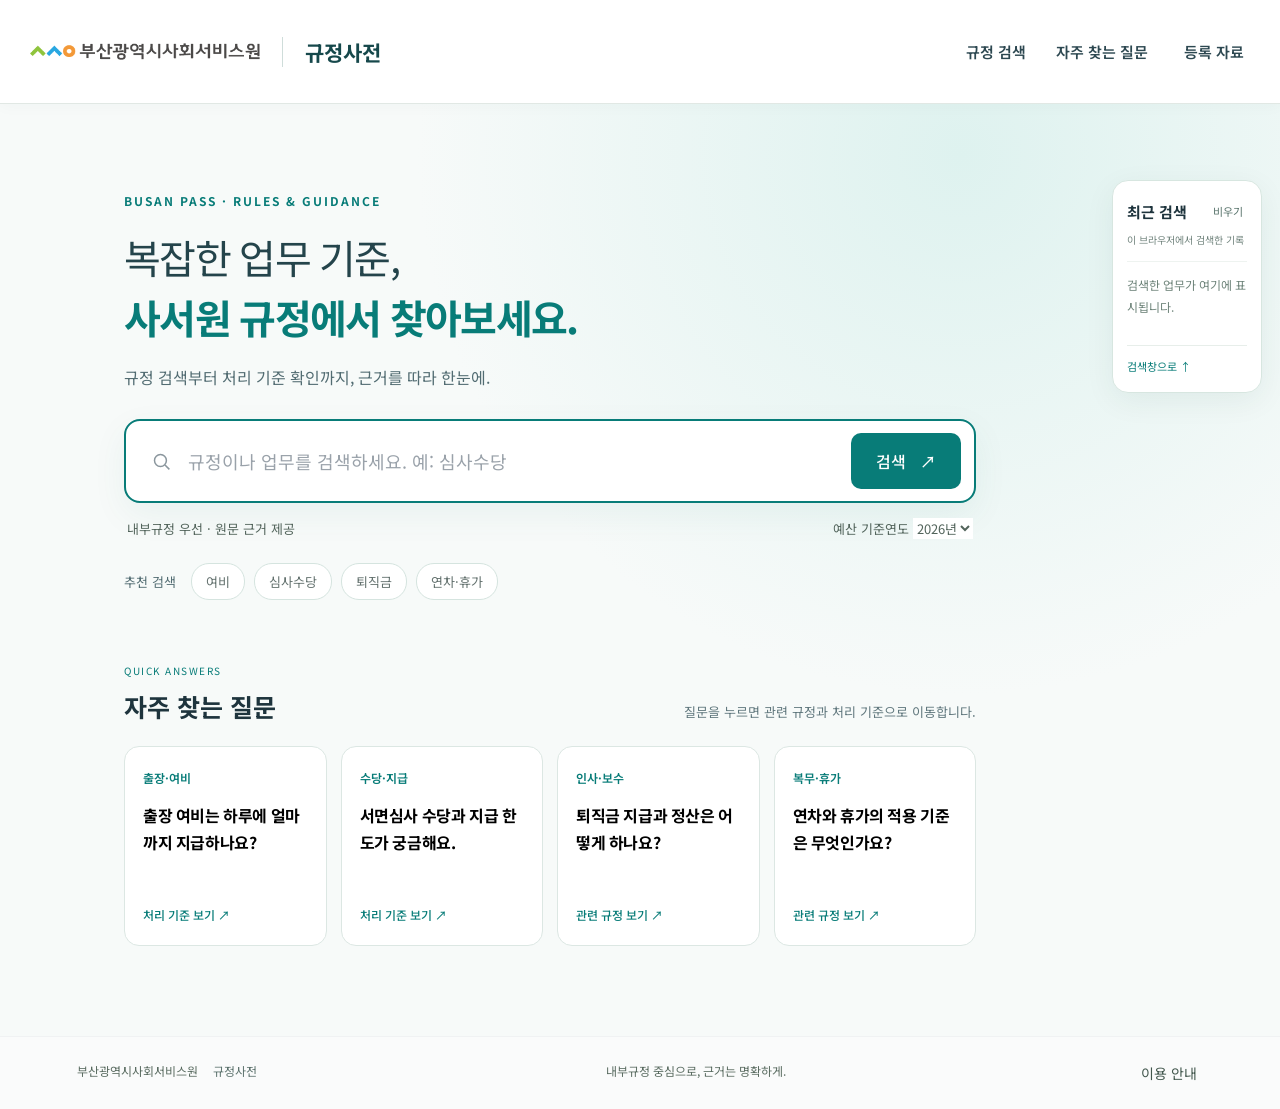
<file: index.html>
<!doctype html>
<html lang="ko"><head><meta charset="UTF-8"><meta name="viewport" content="width=device-width,initial-scale=1"><meta name="description" content="부산광역시사회서비스원 직원의 내부 행정업무를 위한 근거 중심 규정사전"><title>규정사전 · 부산광역시사회서비스원</title><link rel="stylesheet" href="./style.css"></head>
<body><a class="skip-link" href="#query">검색창으로 바로가기</a>
<header><a class="brand-small" href="./" aria-label="규정사전 처음으로"><img src="./assets/logo.png" alt="부산광역시사회서비스원" width="230"><span>규정사전</span></a><nav aria-label="주 메뉴"><a href="#main">규정 검색</a><a href="#faq">자주 찾는 질문</a><button id="library">등록 자료</button></nav></header>
<main id="main">
<section class="search-home" aria-label="규정 검색"><div class="identity"><div class="eyebrow">BUSAN PASS · RULES & GUIDANCE</div><h1>복잡한 업무 기준,<br><strong>사서원 규정에서 찾아보세요.</strong></h1><p>규정 검색부터 처리 기준 확인까지, 근거를 따라 한눈에.</p></div><form id="search-form" role="search"><div class="search-box"><svg viewBox="0 0 24 24" aria-hidden="true"><circle cx="10.8" cy="10.8" r="6.8"/><path d="m16 16 5 5"/></svg><input id="query" maxlength="200" placeholder="규정이나 업무를 검색하세요. 예: 심사수당" aria-label="검색어" autocomplete="off" required><button id="clear" type="button" aria-label="검색어 지우기" hidden>×</button><button class="search-submit" type="submit" aria-label="검색">검색 <span>↗</span></button></div><div class="search-options"><span>내부규정 우선 · 원문 근거 제공</span><label>예산 기준연도 <select id="year" aria-label="예산 기준연도"><option value="2026">2026년</option><option value="2027">2027년</option></select></label></div></form>
<div class="suggestions"><span>추천 검색</span><button data-query="여비">여비</button><button data-query="심사수당">심사수당</button><button data-query="퇴직금">퇴직금</button><button data-query="연차">연차·휴가</button></div></section>
<section id="faq" class="faq-section" aria-labelledby="faq-title"><div class="faq-heading"><div><span class="eyebrow">QUICK ANSWERS</span><h2 id="faq-title">자주 찾는 질문</h2></div><p>질문을 누르면 관련 규정과 처리 기준으로 이동합니다.</p></div><div class="faq-grid"><button data-query="여비" data-jump="review"><span>출장·여비</span><strong>출장 여비는 하루에 얼마까지 지급하나요?</strong><b>처리 기준 보기 ↗</b></button><button data-query="심사수당" data-jump="review"><span>수당·지급</span><strong>서면심사 수당과 지급 한도가 궁금해요.</strong><b>처리 기준 보기 ↗</b></button><button data-query="퇴직금" data-jump="review"><span>인사·보수</span><strong>퇴직금 지급과 정산은 어떻게 하나요?</strong><b>관련 규정 보기 ↗</b></button><button data-query="연차" data-jump="review"><span>복무·휴가</span><strong>연차와 휴가의 적용 기준은 무엇인가요?</strong><b>관련 규정 보기 ↗</b></button></div></section><div id="status" role="status" aria-live="polite"></div><section id="results" hidden aria-label="검색 결과"></section>
</main><aside class="recent-panel" aria-labelledby="recent-title"><div><h2 id="recent-title">최근 검색</h2><button id="clear-history" aria-label="최근 검색 전체 지우기">비우기</button></div><p class="recent-caption">이 브라우저에서 검색한 기록</p><ol id="recent-list"></ol><a href="#main" class="back-top">검색창으로 ↑</a></aside>
<footer><span>부산광역시사회서비스원 <b>규정사전</b></span><span>내부규정 중심으로, 근거는 명확하게.</span><button id="about">이용 안내</button></footer>
<dialog id="dialog"><div class="dialog-head"><h2 id="dialog-title">등록 자료</h2><button id="close-dialog" aria-label="닫기">×</button></div><div id="dialog-body"></div></dialog>
<script type="module" src="./app.js"></script><script>window.addEventListener('error',function(e){if(e.target&&e.target.tagName==='SCRIPT'){document.getElementById('status').textContent='검색 파일을 불러오지 못했습니다. 배포 파일 전체가 업로드됐는지 확인해주세요.';}},true);if(location.protocol==='file:'){document.getElementById('status').textContent='이 파일은 직접 더블클릭해서 검색할 수 없습니다. 실행.cmd로 서버를 시작하거나 배포 주소에서 열어주세요.';}</script></body></html>
</file>
<file: style.css>
@import url('https://fonts.googleapis.com/css2?family=Noto+Sans+KR:wght@400;500;600;700&display=swap');
:root{font-family:'Noto Sans KR',Arial,sans-serif;color:#243448;background:#fff;font-synthesis:none;font-size:14px;--green:#19836c;--line:#e5e9eb}*{box-sizing:border-box}body{margin:0}button,input,select{font:inherit}button,a,select{touch-action:manipulation}button{cursor:pointer}button:disabled{opacity:.55;cursor:wait}a{color:#167966;text-decoration:none}a:hover{text-decoration:underline}button:focus-visible,a:focus-visible,input:focus-visible,select:focus-visible,summary:focus-visible{outline:3px solid #8cd7c5;outline-offset:4px}header{height:86px;padding:0 44px;display:flex;align-items:center;justify-content:space-between}.brand-small{font-size:17px;font-weight:700;color:#273744;display:flex;align-items:center;gap:14px}.brand-small span{font-size:11px;font-weight:400;color:#8a949d;border-left:1px solid #ddd;padding-left:14px}nav{display:flex;align-items:center;gap:20px}nav button,footer button{border:0;background:none;color:#697581;font-size:12px}.pill{font-size:11px;color:#547b70;background:#f1f7f4;padding:7px 12px;border-radius:20px}.search-home{max-width:740px;margin:0 auto;padding:115px 24px 90px}.identity{text-align:center}.identity img{object-fit:contain;max-width:90%;height:auto}.eyebrow{font-size:9px;letter-spacing:2.1px;color:#92a09d;margin-top:16px}h1{font-size:32px;line-height:1.5;letter-spacing:-1.4px;margin:27px 0 0;font-weight:400}h1 span{font-weight:700;color:var(--green);margin-left:12px}.identity p{font-size:14px;color:#8a949d;margin:13px 0 32px}.search-box{display:flex;align-items:center;gap:14px;border:1px solid #dce3e3;border-radius:36px;padding:9px 10px 9px 23px;box-shadow:0 4px 18px #223d3210;min-height:66px;transition:box-shadow .2s}.search-box:focus-within{border-color:#a6cdbf;box-shadow:0 5px 22px #16735b19}.search-box svg{width:21px;height:21px;stroke:#8a969d;fill:none;stroke-width:1.7;flex-shrink:0}.search-box input{border:0;outline:0;background:none;width:100%;min-width:0;font-size:15px;color:#243448}.search-box input::placeholder{color:#9aa2aa}.search-submit{border:0;border-radius:24px;background:var(--green);color:white;padding:13px 23px;white-space:nowrap;font-weight:500}.search-submit span{margin-left:10px}#clear{background:none;border:0;font-size:22px;color:#8b9298}.search-options{display:flex;justify-content:space-between;align-items:center;margin:15px 19px;font-size:11px;color:#95a09f}.search-options select{border:0;background:white;color:#64726c;font-size:11px}.suggestions{display:flex;gap:9px;align-items:center;justify-content:center;margin-top:31px;font-size:11px;color:#98a09f}.suggestions>span{margin-right:6px}.suggestions button{border:1px solid #ecf0ee;background:#fafcfb;border-radius:18px;color:#63716e;padding:8px 14px}.suggestions button:hover{background:#edf7f2;color:var(--green)}footer{position:fixed;bottom:0;left:0;right:0;display:flex;justify-content:space-between;padding:22px 44px;border-top:1px solid #f0f2f3;background:#fafbfb;color:#8f999e;font-size:11px}footer b{font-weight:400;margin-left:12px;color:#5c726d}#status{max-width:900px;margin:0 auto;padding:0 24px;color:#65776f;text-align:center}.has-results .search-home{max-width:1000px;padding:24px 24px 0}.has-results .identity,.has-results .suggestions{display:none}.has-results .search-box{max-width:760px}.has-results .search-options{max-width:720px}.has-results footer{position:static;margin-top:70px}.has-results #status{margin:20px auto}#results{max-width:1000px;margin:32px auto 60px;padding:0 24px}.result-top{display:flex;align-items:center;justify-content:space-between;margin-bottom:20px}.result-top h2{font-size:22px;letter-spacing:-.7px;margin:0}.muted{color:#8c969e;font-size:12px}.policy{font-size:12px;line-height:1.8;background:#f7f9f8;border:1px solid #edf0ee;border-radius:10px;padding:12px 16px;color:#6d7c76;margin-bottom:24px}.section-label{font-size:13px;color:#19836c;display:flex;gap:10px;align-items:center;font-weight:700;margin:26px 0 16px}.section-label span{font-size:10px;background:#e8f5ef;border-radius:5px;padding:3px 7px}.answer{background:#f6faf8;border:1px solid #dcebe4;border-radius:16px;padding:28px 30px}.answer h3{font-size:21px;line-height:1.65;margin:5px 0 12px;letter-spacing:-.6px}.answer p{line-height:1.95;font-size:13px;color:#526660}.facts{display:grid;grid-template-columns:1fr 1fr;gap:18px;margin:23px 0}.fact{padding:20px;background:white;border:1px solid #e5eee9;border-radius:12px}.fact label{font-size:12px;color:#708279;display:block}.fact strong{display:block;font-size:30px;color:#167b62;margin:8px 0}.fact small{color:#87968d}.refs{display:flex;gap:7px;flex-wrap:wrap}.refs button{font-size:11px;border:1px solid #d8e6df;border-radius:6px;background:white;color:#487866;padding:7px}.calc{display:flex;gap:14px;align-items:center;background:white;border:1px solid #e1ebe5;padding:14px;border-radius:10px;font-size:12px;flex-wrap:wrap}.calc input{width:80px;border:1px solid #ccdcd3;padding:7px;border-radius:6px}.calc output{font-weight:700;color:var(--green);margin-left:auto}.source-card{border:1px solid var(--line);border-radius:12px;margin:12px 0;padding:20px 22px;background:white}.source-meta{font-size:11px;color:#8a969c;line-height:1.7;display:flex;gap:8px;flex-wrap:wrap}.tag{font-size:10px;border-radius:4px;padding:2px 6px;background:#edf6f1;color:#398268}.tag.ref{background:#f4f3ef;color:#8d7c4f}.source-card h3{font-size:16px;font-weight:600;margin:10px 0;line-height:1.7}.source-card .excerpt{white-space:pre-wrap;line-height:1.9;font-size:13px;color:#5b6874;max-height:170px;overflow:auto}.source-card details{margin-top:12px}.source-card summary{cursor:pointer;color:#687e73;font-size:12px}.full-text{white-space:pre-wrap;line-height:1.85;font-size:12px;max-height:360px;overflow:auto;padding:15px;background:#f8faf9;border-radius:7px}.source-actions{margin-top:14px;display:flex;justify-content:space-between;gap:10px}.source-actions button{border:0;background:none;color:#197d69;font-size:12px;padding:0}.external{border:1px solid var(--line);border-radius:14px;margin-top:26px;padding:20px 24px}.external>summary{cursor:pointer;font-size:15px;font-weight:600;color:#53616b}.external>summary span{font-size:11px;font-weight:400;margin-left:10px;color:#9aa3aa}.external .disclaimer{font-size:11px;line-height:1.8;color:#8b7b59;background:#fbf9f3;padding:10px;border-radius:6px}.notes{margin-top:25px;border-top:1px solid var(--line);padding-top:15px}.notes h3{font-size:14px}.notes li{line-height:1.9;color:#7b858b;font-size:12px;margin:8px 0}.empty{padding:25px;background:#f7f9f8;border-radius:12px;line-height:1.9}mark{background:#e1f1e9;color:#22684f;border-radius:2px}dialog{border:1px solid #e5ebe8;border-radius:18px;padding:28px;max-width:800px;width:calc(100% - 32px);max-height:85vh;color:#344a42}dialog::backdrop{background:#16291f55;backdrop-filter:blur(3px)}.dialog-head{display:flex;justify-content:space-between;align-items:center}.dialog-head h2{font-size:20px}.dialog-head button{border:0;background:none;font-size:26px;color:#87948c}.doc-item{padding:18px 0;border-bottom:1px solid #edf0ed;font-size:13px;line-height:1.9}.doc-item button{border:0;background:#e9f5ee;color:#24785f;border-radius:6px;padding:6px 10px;margin-top:8px}.help{line-height:1.9;font-size:13px}.busy{opacity:.65}#dialog-body{overflow-wrap:anywhere}@media(min-height:900px){.search-home{padding-top:175px}}@media(max-width:640px){header{padding:0 20px;height:65px}.brand-small span{display:none}nav{gap:9px}.search-home{padding:100px 20px 90px}h1{font-size:25px}h1 span{margin-left:8px}.identity img{width:280px}.identity p{font-size:12px}.search-box{padding-left:16px;gap:9px;min-height:60px}.search-box input{font-size:12px}.search-submit{padding:12px 16px}.search-submit span{display:none}.suggestions{flex-wrap:wrap}.suggestions>span{display:none}footer{padding:20px;position:static;margin-top:60px}footer>span:nth-child(2){display:none}.answer{padding:20px}.answer h3{font-size:18px}.facts{gap:9px}.fact{padding:14px}.fact strong{font-size:24px}.result-top{align-items:flex-start;gap:10px}.result-top h2{font-size:19px}.external{padding:16px}#results{padding:0 18px}.source-card{padding:17px}.search-options{margin:12px 5px;font-size:10px}}
/* Reading layout */
:root{font-size:16px;color:#23352f;background:#f5f7f6}header{background:white;border-bottom:1px solid #e1e8e4}.brand-small{font-size:20px}.brand-small span{font-size:13px;color:#58685f}nav button,footer button{font-size:14px;color:#42574d}.pill{font-size:13px}.search-home{padding-top:70px}.identity p{color:#52645b;font-size:16px}.has-results .search-home,#results{max-width:960px}.has-results .search-box{max-width:none;background:white}.has-results .search-options{max-width:none}.search-box input{font-size:18px}.search-options,.search-options select{font-size:13px;color:#52645b}.result-top{gap:16px}.muted{color:#56675e;font-size:14px}.policy{font-size:14px;color:#42584c;background:#edf3ef}.section-label{font-size:17px;margin-top:32px}.section-label span,.tag{font-size:12px}.source-card{padding:25px 28px;margin:18px 0;border-color:#d7e1db;box-shadow:0 2px 6px #163d2810}.source-card h3{font-size:20px;line-height:1.6}.source-meta{font-size:13px;color:#54685c}.source-card .excerpt{font-size:16px;line-height:1.95;color:#2f4237;white-space:pre-line;max-height:none;overflow:visible}.source-card summary,.source-actions button{font-size:14px}.full-text{font-size:15px;line-height:1.9}.notes li{font-size:14px;color:#506158}.notes h3{font-size:17px}.final-review{margin:36px 0 0;padding:32px;border:2px solid #2b8068;border-radius:18px;background:white;box-shadow:0 8px 30px #174f3510;line-height:1.9}.review-kicker{font-size:13px;font-weight:700;color:#267a60;letter-spacing:.05em}.final-review h3{font-size:25px;margin:4px 0 18px}.review-lead{font-size:17px;color:#233d30}.review-grid{display:grid;grid-template-columns:1fr 1fr;gap:14px;margin:24px 0}.review-grid>div{padding:18px;background:#f0f7f3;border-radius:12px}.review-grid span,.review-grid strong,.review-grid small{display:block}.review-grid span{font-size:14px;color:#435e50}.review-grid strong{font-size:21px;color:#17634a;margin:6px 0}.review-grid small{font-size:13px;color:#4a6255}.final-review li{margin:12px 0}.review-verdict{padding:20px;background:#eaf4ee;border-left:4px solid #267a60}.review-foot{font-size:13px;color:#52645b}.final-review .refs button{font-size:13px;padding:10px}.final-review h4{font-size:18px}footer{color:#596b60}@media(max-width:640px){.review-grid{grid-template-columns:1fr}.final-review{padding:22px}.source-card{padding:20px}.result-top{display:block}.result-top .muted{display:block;margin-top:8px}.brand-small{font-size:18px}.search-box input{font-size:16px}.has-results .search-home{padding:20px 18px 0}.search-options{gap:10px;flex-wrap:wrap}.source-actions{flex-wrap:wrap}}
/* Institution portal layout */
:root{--green:#087c78;--line:#dbe7e5;color:#1e343d;background:#f7faf9}html{scroll-behavior:smooth;scroll-padding-top:24px}body{background:radial-gradient(ellipse at 75% 14%,#def2ef 0,transparent 40%),#f7faf9}header{height:104px;padding:0 6%;background:#fff;box-shadow:0 2px 15px #183d3a08}.brand-small{gap:22px}.brand-small img{width:230px;height:auto}.brand-small span{font-weight:700;color:#16484b;font-size:21px;border-left:1px solid #cfddda;padding-left:22px}nav a,nav button{font-size:15px;color:#2d4851;font-weight:600}nav{gap:30px}.search-home{max-width:960px;padding:72px 24px 36px}.identity{text-align:left}.identity .eyebrow{color:#087c78;font-size:12px;letter-spacing:2px;font-weight:700}h1{font-size:40px;line-height:1.5;letter-spacing:-1.7px;color:#24444b;margin:18px 0}h1 strong{color:#087c78;font-weight:700}.identity p{margin:16px 0 30px;font-size:16px;color:#526c72}.identity img{display:none}.search-box{background:#fff;border:2px solid #087c78;border-radius:16px;padding:12px 13px 12px 25px;min-height:80px;box-shadow:0 12px 35px #116f6410}.search-submit{border-radius:10px;background:#087c78;padding:16px 25px}.search-box input{font-size:18px}.suggestions{justify-content:flex-start;margin:24px 0 0;font-size:13px}.suggestions>span{color:#526c72}.suggestions button{font-size:13px;background:#fff;border-color:#d5e4df}.search-options{margin:15px 3px}.faq-section{max-width:960px;padding:20px 24px 60px;margin:auto}.faq-heading{display:flex;align-items:end;justify-content:space-between;gap:20px;margin-bottom:22px}.faq-heading h2{font-size:25px;margin:8px 0 0}.faq-heading p{font-size:13px;color:#60777d;margin-bottom:3px}.faq-heading .eyebrow{color:#087c78;font-size:10px;letter-spacing:1.5px}.faq-grid{display:grid;grid-template-columns:repeat(4,1fr);gap:14px}.faq-grid>button{text-align:left;border:1px solid #dce7e3;background:#fff;border-radius:15px;padding:22px 18px;display:flex;flex-direction:column;gap:16px;min-height:200px;transition:transform .15s,box-shadow .15s}.faq-grid>button:hover{transform:translateY(-3px);box-shadow:0 8px 24px #0c655a15;border-color:#58a69c}.faq-grid span{font-size:12px;color:#087c78;font-weight:600}.faq-grid strong{font-size:16px;line-height:1.7;letter-spacing:-.4px}.faq-grid b{margin-top:auto;font-size:12px;color:#087c78;font-weight:500}.recent-panel{position:fixed;right:22px;top:180px;width:162px;border:1px solid #d7e6e0;border-radius:16px;background:#fff;padding:18px 14px;box-shadow:0 8px 30px #133e3210;z-index:5}.recent-panel>div{display:flex;justify-content:space-between;align-items:center}.recent-panel h2{font-size:15px;margin:0}.recent-panel #clear-history{font-size:11px;color:#58736b;border:0;background:none;padding:4px}.recent-caption{font-size:10px;color:#71847d;margin:9px 0 14px}.recent-panel ol{list-style:none;padding:0;margin:0}.recent-panel li{border-top:1px solid #eef3f0}.recent-panel li button{border:0;background:none;padding:10px 0;width:100%;text-align:left;color:#2b4842}.recent-panel li span{font-size:13px;display:block;overflow-wrap:anywhere}.recent-panel li small{font-size:10px;color:#7b8f86}.history-empty{font-size:12px;line-height:1.8;color:#6d8379;padding:12px 0}.back-top{font-size:11px;display:block;margin-top:16px;padding-top:12px;border-top:1px solid #e7eeea;color:#087c78}.has-results .faq-section{display:none}.has-results .search-home{padding-top:32px}.has-results .search-box{max-width:none}.has-results #results{margin-top:20px}#final-review{scroll-margin-top:30px}footer{position:static;margin-top:30px;padding:25px 6%;font-size:12px}.skip-link{position:absolute;top:-60px;left:20px;background:#fff;padding:12px;z-index:20}.skip-link:focus{top:10px}.final-review{border-color:#087c78}.review-grid strong,.review-kicker{color:#087c78}.review-verdict{border-color:#087c78}.has-results .identity{display:none}@media(min-width:1180px) and (max-width:1400px){main{margin-right:180px}header{padding:0 30px}.recent-panel{right:18px;width:150px}.search-home,.faq-section{max-width:900px}}@media(max-width:1179px){.recent-panel{position:static;width:auto;max-width:912px;margin:0 24px 30px;padding:18px 22px}.recent-panel ol{display:flex;gap:9px;flex-wrap:wrap}.recent-panel li{border:1px solid #e1ebe6;border-radius:8px;padding:0 12px}.recent-panel li button{display:flex;gap:15px;align-items:center}.recent-caption{margin-bottom:12px}.back-top{display:none}.faq-grid{grid-template-columns:repeat(2,1fr)}.faq-grid>button{min-height:170px}}@media(max-width:640px){header{height:auto;min-height:90px;padding:18px;flex-wrap:wrap;gap:18px}.brand-small img{width:180px}.brand-small span{font-size:17px;padding-left:14px}.brand-small{gap:14px}nav{gap:22px;width:100%;justify-content:center}nav a,nav button{font-size:13px}.search-home{padding:42px 20px 20px}h1{font-size:29px;letter-spacing:-1px}.identity p{font-size:14px}.search-box{min-height:70px;padding-left:15px;border-radius:13px}.search-box input{font-size:15px}.search-submit{padding:13px 17px}.faq-section{padding:25px 20px}.faq-heading{display:block}.faq-heading p{line-height:1.8}.faq-grid{gap:10px}.faq-grid>button{padding:16px 13px;min-height:184px}.faq-grid strong{font-size:14px}.recent-panel{margin:10px 20px 25px}.has-results footer{margin-top:30px}.has-results #results{padding:0 20px}.result-top h2{font-size:22px}}
</file>
